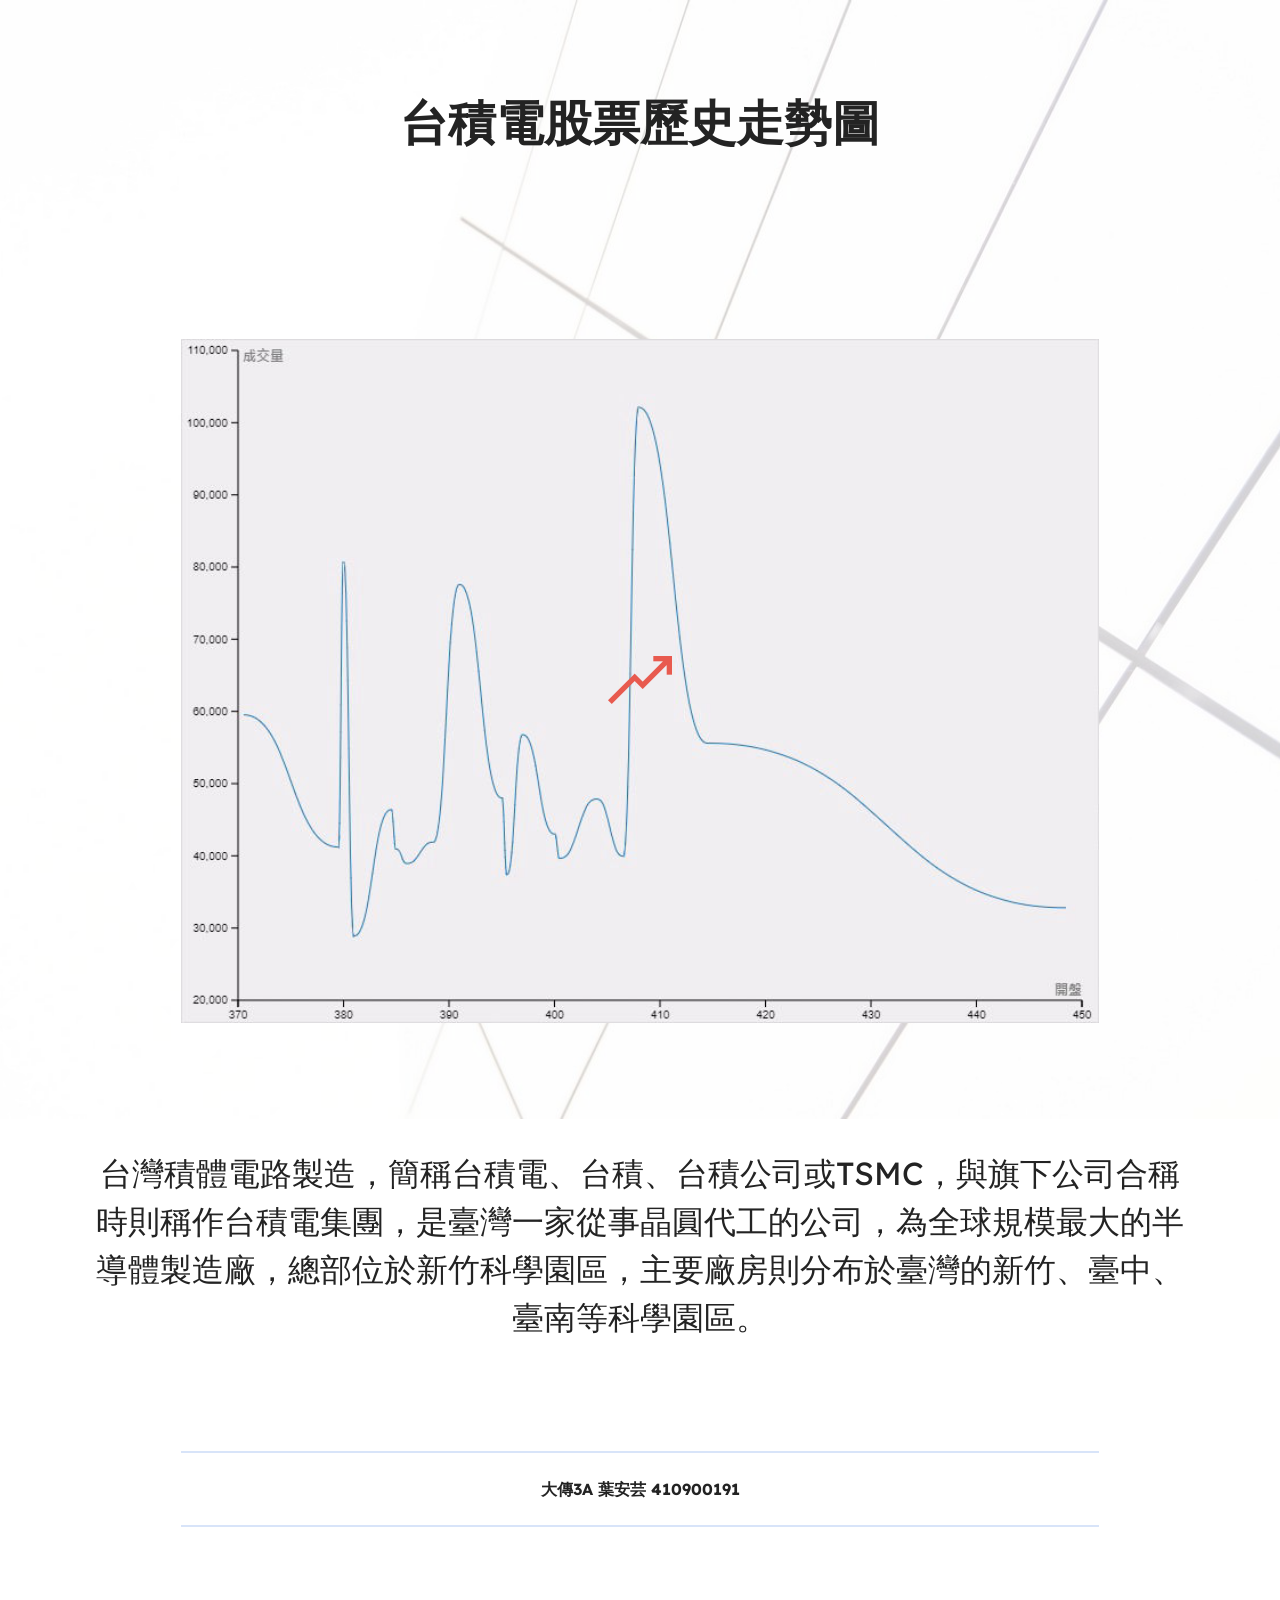
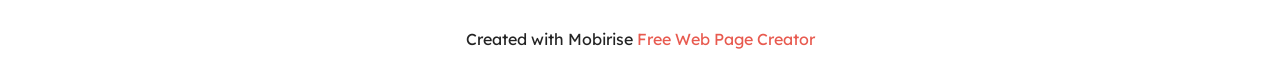
<file: index.html>
<!DOCTYPE html>
<html  >
<head>
  <!-- Site made with Mobirise Website Builder v5.6.13, https://mobirise.com -->
  <meta charset="UTF-8">
  <meta http-equiv="X-UA-Compatible" content="IE=edge">
  <meta name="generator" content="Mobirise v5.6.13, mobirise.com">
  <meta name="twitter:card" content="summary_large_image"/>
  <meta name="twitter:image:src" content="">
  <meta property="og:image" content="">
  <meta name="twitter:title" content="Page 1">
  <meta name="viewport" content="width=device-width, initial-scale=1, minimum-scale=1">
  <link rel="shortcut icon" href="assets/images/logo5.png" type="image/x-icon">
  <meta name="description" content="">
  
  
  <title>Page 1</title>
  <link rel="stylesheet" href="assets/web/assets/mobirise-icons2/mobirise2.css">
  <link rel="stylesheet" href="assets/bootstrap/css/bootstrap.min.css">
  <link rel="stylesheet" href="assets/bootstrap/css/bootstrap-grid.min.css">
  <link rel="stylesheet" href="assets/bootstrap/css/bootstrap-reboot.min.css">
  <link rel="stylesheet" href="assets/theme/css/style.css">
  <link rel="preload" href="https://fonts.googleapis.com/css?family=Lexend:100,200,300,400,500,600,700,800,900&display=swap" as="style" onload="this.onload=null;this.rel='stylesheet'">
  <noscript><link rel="stylesheet" href="https://fonts.googleapis.com/css?family=Lexend:100,200,300,400,500,600,700,800,900&display=swap"></noscript>
  <link rel="preload" as="style" href="assets/mobirise/css/mbr-additional.css"><link rel="stylesheet" href="assets/mobirise/css/mbr-additional.css" type="text/css">
  
  
  
  
</head>
<body>
  
  <section data-bs-version="5.1" class="video1 cid-sFHujWGouW" id="video1-d">
    
    <div class="mbr-overlay" style="opacity: 0.4; background-color: rgb(255, 255, 255);">
    </div>
    <div class="align-center container">
        <div class="mbr-section-head">
            <h4 class="mbr-section-title mbr-fonts-style mb-0 display-2"><strong>台積電股票歷史走勢圖</strong><br><strong><br></strong><br><br></h4>
            
        </div>
        <div class="row justify-content-center mt-4">
            <div class="col-12 col-lg-10">
                <div class="box">
                    <div class="mbr-media show-modal align-center" data-modal=".modalWindow">
                        <img src="assets/images/viz-805x600.jpg" alt="Mobirise Website Builder">
                        <div class="icon-wrap">
                            <a class="text-primary" href="#"><span class="mbr-iconfont mobi-mbri-growing-chart mobi-mbri"></span></a>
                        </div>
                    </div>
                </div>
            </div>
        </div>
    </div>
    <div>
        <div class="modalWindow" style="display: none;">
            <div class="modalWindow-container">
                <div class="modalWindow-video-container">
                    <div class="modalWindow-video">
                        <iframe width="100%" height="100%" frameborder="0" allowfullscreen="1" data-src="https://www.youtube.com/watch?v=VA8PzkQa8d8"></iframe>
                    </div>
                    <a class="close" role="button" data-dismiss="modal" data-bs-dismiss="modal">
                        <span aria-hidden="true" class="mbr-iconfont mobi-mbri-close mobi-mbri closeModal"></span>
                        <span class="sr-only visually-hidden">Close</span>
                    </a>
                </div>
            </div>
        </div>
    </div>
</section>

<section data-bs-version="5.1" class="footer7 cid-sFHu2wLoQp" once="footers" id="footer7-9">

    

    

    <div class="container">
        <div class="row align-center mbr-white">
            <div class="col-12">
                <p class="mbr-text mb-0 mbr-fonts-style display-5">台灣積體電路製造，簡稱台積電、台積、台積公司或TSMC，與旗下公司合稱時則稱作台積電集團，是臺灣一家從事晶圓代工的公司，為全球規模最大的半導體製造廠，總部位於新竹科學園區，主要廠房則分布於臺灣的新竹、臺中、臺南等科學園區。</p>
            </div>
        </div>
    </div>
</section>

<section data-bs-version="5.1" class="content6 cid-tmtV9eRvPZ" id="content6-2">
    
    <div class="container">
        <div class="row justify-content-center">
            <div class="col-md-12 col-lg-10">
                <hr class="line">
                <p class="mbr-text align-center mbr-fonts-style my-4 display-7"><strong>大傳3A 葉安芸 410900191</strong></p>
                <hr class="line">
            </div>
        </div>
    </div>
</section><section class="display-7" style="padding: 0;align-items: center;justify-content: center;flex-wrap: wrap;    align-content: center;display: flex;position: relative;height: 4rem;"><a href="https://mobiri.se/2888239" style="flex: 1 1;height: 4rem;position: absolute;width: 100%;z-index: 1;"><img alt="" style="height: 4rem;" src="[data-uri]"></a><p style="margin: 0;text-align: center;" class="display-7">Created with Mobirise &#8204;</p><a style="z-index:1" href="https://mobirise.com/web-page-maker.html">Free Web Page Creator</a></section><script src="assets/bootstrap/js/bootstrap.bundle.min.js"></script>  <script src="assets/smoothscroll/smooth-scroll.js"></script>  <script src="assets/ytplayer/index.js"></script>  <script src="assets/playervimeo/vimeo_player.js"></script>  <script src="assets/theme/js/script.js"></script>  
  
  
</body>
</html>
</file>
<file: assets/web/assets/mobirise-icons2/mobirise2.css>
@font-face {
  font-family: 'Moririse2';
  font-display: swap;
  src:  url('mobirise2.eot?f2bix4');
  src:  url('mobirise2.eot?f2bix4#iefix') format('embedded-opentype'),
    url('mobirise2.ttf?f2bix4') format('truetype'),
    url('mobirise2.woff?f2bix4') format('woff'),
    url('mobirise2.svg?f2bix4#mobirise2') format('svg');
  font-weight: normal;
  font-style: normal;
}

[class^="mobi-"], [class*=" mobi-"] {
  /* use !important to prevent issues with browser extensions that change fonts */
  font-family: 'Moririse2' !important;
  speak: none;
  font-style: normal;
  font-weight: normal;
  font-variant: normal;
  text-transform: none;
  line-height: 1;

  /* Better Font Rendering =========== */
  -webkit-font-smoothing: antialiased;
  -moz-osx-font-smoothing: grayscale;
}

.mobi-mbri-add-submenu:before {
  content: "\e900";
}
.mobi-mbri-alert:before {
  content: "\e901";
}
.mobi-mbri-align-center:before {
  content: "\e902";
}
.mobi-mbri-align-justify:before {
  content: "\e903";
}
.mobi-mbri-align-left:before {
  content: "\e904";
}
.mobi-mbri-align-right:before {
  content: "\e905";
}
.mobi-mbri-android:before {
  content: "\e906";
}
.mobi-mbri-apple:before {
  content: "\e907";
}
.mobi-mbri-arrow-down:before {
  content: "\e908";
}
.mobi-mbri-arrow-next:before {
  content: "\e909";
}
.mobi-mbri-arrow-prev:before {
  content: "\e90a";
}
.mobi-mbri-arrow-up:before {
  content: "\e90b";
}
.mobi-mbri-bold:before {
  content: "\e90c";
}
.mobi-mbri-bookmark:before {
  content: "\e90d";
}
.mobi-mbri-bootstrap:before {
  content: "\e90e";
}
.mobi-mbri-briefcase:before {
  content: "\e90f";
}
.mobi-mbri-browse:before {
  content: "\e910";
}
.mobi-mbri-bulleted-list:before {
  content: "\e911";
}
.mobi-mbri-calendar:before {
  content: "\e912";
}
.mobi-mbri-camera:before {
  content: "\e913";
}
.mobi-mbri-cart-add:before {
  content: "\e914";
}
.mobi-mbri-cart-full:before {
  content: "\e915";
}
.mobi-mbri-cash:before {
  content: "\e916";
}
.mobi-mbri-change-style:before {
  content: "\e917";
}
.mobi-mbri-chat:before {
  content: "\e918";
}
.mobi-mbri-clock:before {
  content: "\e919";
}
.mobi-mbri-close:before {
  content: "\e91a";
}
.mobi-mbri-cloud:before {
  content: "\e91b";
}
.mobi-mbri-code:before {
  content: "\e91c";
}
.mobi-mbri-contact-form:before {
  content: "\e91d";
}
.mobi-mbri-credit-card:before {
  content: "\e91e";
}
.mobi-mbri-cursor-click:before {
  content: "\e91f";
}
.mobi-mbri-cust-feedback:before {
  content: "\e920";
}
.mobi-mbri-database:before {
  content: "\e921";
}
.mobi-mbri-delivery:before {
  content: "\e922";
}
.mobi-mbri-desktop:before {
  content: "\e923";
}
.mobi-mbri-devices:before {
  content: "\e924";
}
.mobi-mbri-down:before {
  content: "\e925";
}
.mobi-mbri-download-2:before {
  content: "\e926";
}
.mobi-mbri-download:before {
  content: "\e927";
}
.mobi-mbri-drag-n-drop-2:before {
  content: "\e928";
}
.mobi-mbri-drag-n-drop:before {
  content: "\e929";
}
.mobi-mbri-edit-2:before {
  content: "\e92a";
}
.mobi-mbri-edit:before {
  content: "\e92b";
}
.mobi-mbri-error:before {
  content: "\e92c";
}
.mobi-mbri-extension:before {
  content: "\e92d";
}
.mobi-mbri-features:before {
  content: "\e92e";
}
.mobi-mbri-file:before {
  content: "\e92f";
}
.mobi-mbri-flag:before {
  content: "\e930";
}
.mobi-mbri-folder:before {
  content: "\e931";
}
.mobi-mbri-gift:before {
  content: "\e932";
}
.mobi-mbri-github:before {
  content: "\e933";
}
.mobi-mbri-globe-2:before {
  content: "\e934";
}
.mobi-mbri-globe:before {
  content: "\e935";
}
.mobi-mbri-growing-chart:before {
  content: "\e936";
}
.mobi-mbri-hearth:before {
  content: "\e937";
}
.mobi-mbri-help:before {
  content: "\e938";
}
.mobi-mbri-home:before {
  content: "\e939";
}
.mobi-mbri-hot-cup:before {
  content: "\e93a";
}
.mobi-mbri-idea:before {
  content: "\e93b";
}
.mobi-mbri-image-gallery:before {
  content: "\e93c";
}
.mobi-mbri-image-slider:before {
  content: "\e93d";
}
.mobi-mbri-info:before {
  content: "\e93e";
}
.mobi-mbri-italic:before {
  content: "\e93f";
}
.mobi-mbri-key:before {
  content: "\e940";
}
.mobi-mbri-laptop:before {
  content: "\e941";
}
.mobi-mbri-layers:before {
  content: "\e942";
}
.mobi-mbri-left-right:before {
  content: "\e943";
}
.mobi-mbri-left:before {
  content: "\e944";
}
.mobi-mbri-letter:before {
  content: "\e945";
}
.mobi-mbri-like:before {
  content: "\e946";
}
.mobi-mbri-link:before {
  content: "\e947";
}
.mobi-mbri-lock:before {
  content: "\e948";
}
.mobi-mbri-login:before {
  content: "\e949";
}
.mobi-mbri-logout:before {
  content: "\e94a";
}
.mobi-mbri-magic-stick:before {
  content: "\e94b";
}
.mobi-mbri-map-pin:before {
  content: "\e94c";
}
.mobi-mbri-menu:before {
  content: "\e94d";
}
.mobi-mbri-mobile-2:before {
  content: "\e94e";
}
.mobi-mbri-mobile-horizontal:before {
  content: "\e94f";
}
.mobi-mbri-mobile:before {
  content: "\e950";
}
.mobi-mbri-mobirise:before {
  content: "\e951";
}
.mobi-mbri-more-horizontal:before {
  content: "\e952";
}
.mobi-mbri-more-vertical:before {
  content: "\e953";
}
.mobi-mbri-music:before {
  content: "\e954";
}
.mobi-mbri-new-file:before {
  content: "\e955";
}
.mobi-mbri-numbered-list:before {
  content: "\e956";
}
.mobi-mbri-opened-folder:before {
  content: "\e957";
}
.mobi-mbri-pages:before {
  content: "\e958";
}
.mobi-mbri-paper-plane:before {
  content: "\e959";
}
.mobi-mbri-paperclip:before {
  content: "\e95a";
}
.mobi-mbri-phone:before {
  content: "\e95b";
}
.mobi-mbri-photo:before {
  content: "\e95c";
}
.mobi-mbri-photos:before {
  content: "\e95d";
}
.mobi-mbri-pin:before {
  content: "\e95e";
}
.mobi-mbri-play:before {
  content: "\e95f";
}
.mobi-mbri-plus:before {
  content: "\e960";
}
.mobi-mbri-preview:before {
  content: "\e961";
}
.mobi-mbri-print:before {
  content: "\e962";
}
.mobi-mbri-protect:before {
  content: "\e963";
}
.mobi-mbri-question:before {
  content: "\e964";
}
.mobi-mbri-quote-left:before {
  content: "\e965";
}
.mobi-mbri-quote-right:before {
  content: "\e966";
}
.mobi-mbri-redo:before {
  content: "\e967";
}
.mobi-mbri-refresh:before {
  content: "\e968";
}
.mobi-mbri-responsive-2:before {
  content: "\e969";
}
.mobi-mbri-responsive:before {
  content: "\e96a";
}
.mobi-mbri-right:before {
  content: "\e96b";
}
.mobi-mbri-rocket:before {
  content: "\e96c";
}
.mobi-mbri-sad-face:before {
  content: "\e96d";
}
.mobi-mbri-sale:before {
  content: "\e96e";
}
.mobi-mbri-save:before {
  content: "\e96f";
}
.mobi-mbri-search:before {
  content: "\e970";
}
.mobi-mbri-setting-2:before {
  content: "\e971";
}
.mobi-mbri-setting-3:before {
  content: "\e972";
}
.mobi-mbri-setting:before {
  content: "\e973";
}
.mobi-mbri-share:before {
  content: "\e974";
}
.mobi-mbri-shopping-bag:before {
  content: "\e975";
}
.mobi-mbri-shopping-basket:before {
  content: "\e976";
}
.mobi-mbri-shopping-cart:before {
  content: "\e977";
}
.mobi-mbri-sites:before {
  content: "\e978";
}
.mobi-mbri-smile-face:before {
  content: "\e979";
}
.mobi-mbri-speed:before {
  content: "\e97a";
}
.mobi-mbri-star:before {
  content: "\e97b";
}
.mobi-mbri-success:before {
  content: "\e97c";
}
.mobi-mbri-sun:before {
  content: "\e97d";
}
.mobi-mbri-sun2:before {
  content: "\e97e";
}
.mobi-mbri-tablet-vertical:before {
  content: "\e97f";
}
.mobi-mbri-tablet:before {
  content: "\e980";
}
.mobi-mbri-target:before {
  content: "\e981";
}
.mobi-mbri-timer:before {
  content: "\e982";
}
.mobi-mbri-to-ftp:before {
  content: "\e983";
}
.mobi-mbri-to-local-drive:before {
  content: "\e984";
}
.mobi-mbri-touch-swipe:before {
  content: "\e985";
}
.mobi-mbri-touch:before {
  content: "\e986";
}
.mobi-mbri-trash:before {
  content: "\e987";
}
.mobi-mbri-underline:before {
  content: "\e988";
}
.mobi-mbri-undo:before {
  content: "\e989";
}
.mobi-mbri-unlink:before {
  content: "\e98a";
}
.mobi-mbri-unlock:before {
  content: "\e98b";
}
.mobi-mbri-up-down:before {
  content: "\e98c";
}
.mobi-mbri-up:before {
  content: "\e98d";
}
.mobi-mbri-update:before {
  content: "\e98e";
}
.mobi-mbri-upload-2:before {
  content: "\e98f";
}
.mobi-mbri-upload:before {
  content: "\e990";
}
.mobi-mbri-user-2:before {
  content: "\e991";
}
.mobi-mbri-user:before {
  content: "\e992";
}
.mobi-mbri-users:before {
  content: "\e993";
}
.mobi-mbri-video-play:before {
  content: "\e994";
}
.mobi-mbri-video:before {
  content: "\e995";
}
.mobi-mbri-watch:before {
  content: "\e996";
}
.mobi-mbri-website-theme-2:before {
  content: "\e997";
}
.mobi-mbri-website-theme:before {
  content: "\e998";
}
.mobi-mbri-wifi:before {
  content: "\e999";
}
.mobi-mbri-windows:before {
  content: "\e99a";
}
.mobi-mbri-zoom-in:before {
  content: "\e99b";
}
.mobi-mbri-zoom-out:before {
  content: "\e99c";
}
</file>
<file: assets/theme/css/style.css>
@charset "UTF-8";
section {
  background-color: #ffffff;
}

body {
  font-style: normal;
  line-height: 1.5;
  font-weight: 400;
  color: #232323;
  position: relative;
}

button {
  background-color: transparent;
  border-color: transparent;
}

section,
.container,
.container-fluid {
  position: relative;
  word-wrap: break-word;
}

a.mbr-iconfont:hover {
  text-decoration: none;
}

.article .lead p,
.article .lead ul,
.article .lead ol,
.article .lead pre,
.article .lead blockquote {
  margin-bottom: 0;
}

a {
  font-style: normal;
  font-weight: 400;
  cursor: pointer;
}
a, a:hover {
  text-decoration: none;
}

.mbr-section-title {
  font-style: normal;
  line-height: 1.3;
}

.mbr-section-subtitle {
  line-height: 1.3;
}

.mbr-text {
  font-style: normal;
  line-height: 1.7;
}

h1,
h2,
h3,
h4,
h5,
h6,
.display-1,
.display-2,
.display-4,
.display-5,
.display-7,
span,
p,
a {
  line-height: 1;
  word-break: break-word;
  word-wrap: break-word;
  font-weight: 400;
}

b,
strong {
  font-weight: bold;
}

input:-webkit-autofill, input:-webkit-autofill:hover, input:-webkit-autofill:focus, input:-webkit-autofill:active {
  transition-delay: 9999s;
  -webkit-transition-property: background-color, color;
  transition-property: background-color, color;
}

textarea[type=hidden] {
  display: none;
}

section {
  background-position: 50% 50%;
  background-repeat: no-repeat;
  background-size: cover;
}
section .mbr-background-video,
section .mbr-background-video-preview {
  position: absolute;
  bottom: 0;
  left: 0;
  right: 0;
  top: 0;
}

.hidden {
  visibility: hidden;
}

.mbr-z-index20 {
  z-index: 20;
}

/*! Base colors */
.mbr-white {
  color: #ffffff;
}

.mbr-black {
  color: #111111;
}

.mbr-bg-white {
  background-color: #ffffff;
}

.mbr-bg-black {
  background-color: #000000;
}

/*! Text-aligns */
.align-left {
  text-align: left;
}

.align-center {
  text-align: center;
}

.align-right {
  text-align: right;
}

/*! Font-weight  */
.mbr-light {
  font-weight: 300;
}

.mbr-regular {
  font-weight: 400;
}

.mbr-semibold {
  font-weight: 500;
}

.mbr-bold {
  font-weight: 700;
}

/*! Media  */
.media-content {
  flex-basis: 100%;
}

.media-container-row {
  display: flex;
  flex-direction: row;
  flex-wrap: wrap;
  justify-content: center;
  align-content: center;
  align-items: start;
}
.media-container-row .media-size-item {
  width: 400px;
}

.media-container-column {
  display: flex;
  flex-direction: column;
  flex-wrap: wrap;
  justify-content: center;
  align-content: center;
  align-items: stretch;
}
.media-container-column > * {
  width: 100%;
}

@media (min-width: 992px) {
  .media-container-row {
    flex-wrap: nowrap;
  }
}
figure {
  margin-bottom: 0;
  overflow: hidden;
}

figure[mbr-media-size] {
  transition: width 0.1s;
}

img,
iframe {
  display: block;
  width: 100%;
}

.card {
  background-color: transparent;
  border: none;
}

.card-box {
  width: 100%;
}

.card-img {
  text-align: center;
  flex-shrink: 0;
  -webkit-flex-shrink: 0;
}

.media {
  max-width: 100%;
  margin: 0 auto;
}

.mbr-figure {
  align-self: center;
}

.media-container > div {
  max-width: 100%;
}

.mbr-figure img,
.card-img img {
  width: 100%;
}

@media (max-width: 991px) {
  .media-size-item {
    width: auto !important;
  }

  .media {
    width: auto;
  }

  .mbr-figure {
    width: 100% !important;
  }
}
/*! Buttons */
.mbr-section-btn {
  margin-left: -0.6rem;
  margin-right: -0.6rem;
  font-size: 0;
}

.btn {
  font-weight: 600;
  border-width: 1px;
  font-style: normal;
  margin: 0.6rem 0.6rem;
  white-space: normal;
  transition: all 0.2s ease-in-out;
  display: inline-flex;
  align-items: center;
  justify-content: center;
  word-break: break-word;
}

.btn-sm {
  font-weight: 600;
  letter-spacing: 0px;
  transition: all 0.3s ease-in-out;
}

.btn-md {
  font-weight: 600;
  letter-spacing: 0px;
  transition: all 0.3s ease-in-out;
}

.btn-lg {
  font-weight: 600;
  letter-spacing: 0px;
  transition: all 0.3s ease-in-out;
}

.btn-form {
  margin: 0;
}
.btn-form:hover {
  cursor: pointer;
}

nav .mbr-section-btn {
  margin-left: 0rem;
  margin-right: 0rem;
}

/*! Btn icon margin */
.btn .mbr-iconfont,
.btn.btn-sm .mbr-iconfont {
  order: 1;
  cursor: pointer;
  margin-left: 0.5rem;
  vertical-align: sub;
}

.btn.btn-md .mbr-iconfont,
.btn.btn-md .mbr-iconfont {
  margin-left: 0.8rem;
}

.mbr-regular {
  font-weight: 400;
}

.mbr-semibold {
  font-weight: 500;
}

.mbr-bold {
  font-weight: 700;
}

[type=submit] {
  -webkit-appearance: none;
}

/*! Full-screen */
.mbr-fullscreen .mbr-overlay {
  min-height: 100vh;
}

.mbr-fullscreen {
  display: flex;
  display: -moz-flex;
  display: -ms-flex;
  display: -o-flex;
  align-items: center;
  min-height: 100vh;
  padding-top: 3rem;
  padding-bottom: 3rem;
}

/*! Map */
.map {
  height: 25rem;
  position: relative;
}
.map iframe {
  width: 100%;
  height: 100%;
}

/*! Scroll to top arrow */
.mbr-arrow-up {
  bottom: 25px;
  right: 90px;
  position: fixed;
  text-align: right;
  z-index: 5000;
  color: #ffffff;
  font-size: 22px;
}

.mbr-arrow-up a {
  background: rgba(0, 0, 0, 0.2);
  border-radius: 50%;
  color: #fff;
  display: inline-block;
  height: 60px;
  width: 60px;
  border: 2px solid #fff;
  outline-style: none !important;
  position: relative;
  text-decoration: none;
  transition: all 0.3s ease-in-out;
  cursor: pointer;
  text-align: center;
}
.mbr-arrow-up a:hover {
  background-color: rgba(0, 0, 0, 0.4);
}
.mbr-arrow-up a i {
  line-height: 60px;
}

.mbr-arrow-up-icon {
  display: block;
  color: #fff;
}

.mbr-arrow-up-icon::before {
  content: "›";
  display: inline-block;
  font-family: serif;
  font-size: 22px;
  line-height: 1;
  font-style: normal;
  position: relative;
  top: 6px;
  left: -4px;
  transform: rotate(-90deg);
}

/*! Arrow Down */
.mbr-arrow {
  position: absolute;
  bottom: 45px;
  left: 50%;
  width: 60px;
  height: 60px;
  cursor: pointer;
  background-color: rgba(80, 80, 80, 0.5);
  border-radius: 50%;
  transform: translateX(-50%);
}
@media (max-width: 767px) {
  .mbr-arrow {
    display: none;
  }
}
.mbr-arrow > a {
  display: inline-block;
  text-decoration: none;
  outline-style: none;
  -webkit-animation: arrowdown 1.7s ease-in-out infinite;
          animation: arrowdown 1.7s ease-in-out infinite;
  color: #ffffff;
}
.mbr-arrow > a > i {
  position: absolute;
  top: -2px;
  left: 15px;
  font-size: 2rem;
}

#scrollToTop a i::before {
  content: "";
  position: absolute;
  display: block;
  border-bottom: 2.5px solid #fff;
  border-left: 2.5px solid #fff;
  width: 27.8%;
  height: 27.8%;
  left: 50%;
  top: 51%;
  transform: translateY(-30%) translateX(-50%) rotate(135deg);
}

@keyframes arrowdown {
  0% {
    transform: translateY(0px);
  }
  50% {
    transform: translateY(-5px);
  }
  100% {
    transform: translateY(0px);
  }
}
@-webkit-keyframes arrowdown {
  0% {
    transform: translateY(0px);
  }
  50% {
    transform: translateY(-5px);
  }
  100% {
    transform: translateY(0px);
  }
}
@media (max-width: 500px) {
  .mbr-arrow-up {
    left: 0;
    right: 0;
    text-align: center;
  }
}
/*Gradients animation*/
@keyframes gradient-animation {
  from {
    background-position: 0% 100%;
    -webkit-animation-timing-function: ease-in-out;
            animation-timing-function: ease-in-out;
  }
  to {
    background-position: 100% 0%;
    -webkit-animation-timing-function: ease-in-out;
            animation-timing-function: ease-in-out;
  }
}
@-webkit-keyframes gradient-animation {
  from {
    background-position: 0% 100%;
    -webkit-animation-timing-function: ease-in-out;
            animation-timing-function: ease-in-out;
  }
  to {
    background-position: 100% 0%;
    -webkit-animation-timing-function: ease-in-out;
            animation-timing-function: ease-in-out;
  }
}
.bg-gradient {
  background-size: 200% 200%;
  animation: gradient-animation 5s infinite alternate;
  -webkit-animation: gradient-animation 5s infinite alternate;
}

.menu .navbar-brand {
  display: -webkit-flex;
}
.menu .navbar-brand span {
  display: flex;
  display: -webkit-flex;
}
.menu .navbar-brand .navbar-caption-wrap {
  display: -webkit-flex;
}
.menu .navbar-brand .navbar-logo img {
  display: -webkit-flex;
  width: auto;
}
@media (min-width: 768px) and (max-width: 991px) {
  .menu .navbar-toggleable-sm .navbar-nav {
    display: -ms-flexbox;
  }
}
@media (max-width: 991px) {
  .menu .navbar-collapse {
    max-height: 93.5vh;
  }
  .menu .navbar-collapse.show {
    overflow: auto;
  }
}
@media (min-width: 992px) {
  .menu .navbar-nav.nav-dropdown {
    display: -webkit-flex;
  }
  .menu .navbar-toggleable-sm .navbar-collapse {
    display: -webkit-flex !important;
  }
  .menu .collapsed .navbar-collapse {
    max-height: 93.5vh;
  }
  .menu .collapsed .navbar-collapse.show {
    overflow: auto;
  }
}
@media (max-width: 767px) {
  .menu .navbar-collapse {
    max-height: 80vh;
  }
}

.nav-link .mbr-iconfont {
  margin-right: 0.5rem;
}

.navbar {
  display: -webkit-flex;
  -webkit-flex-wrap: wrap;
  -webkit-align-items: center;
  -webkit-justify-content: space-between;
}

.navbar-collapse {
  -webkit-flex-basis: 100%;
  -webkit-flex-grow: 1;
  -webkit-align-items: center;
}

.nav-dropdown .link {
  padding: 0.667em 1.667em !important;
  margin: 0 !important;
}

.nav {
  display: -webkit-flex;
  -webkit-flex-wrap: wrap;
}

.row {
  display: -webkit-flex;
  -webkit-flex-wrap: wrap;
}

.justify-content-center {
  -webkit-justify-content: center;
}

.form-inline {
  display: -webkit-flex;
}

.card-wrapper {
  -webkit-flex: 1;
}

.carousel-control {
  z-index: 10;
  display: -webkit-flex;
}

.carousel-controls {
  display: -webkit-flex;
}

.media {
  display: -webkit-flex;
}

.form-group:focus {
  outline: none;
}

.jq-selectbox__select {
  padding: 7px 0;
  position: relative;
}

.jq-selectbox__dropdown {
  overflow: hidden;
  border-radius: 10px;
  position: absolute;
  top: 100%;
  left: 0 !important;
  width: 100% !important;
}

.jq-selectbox__trigger-arrow {
  right: 0;
  transform: translateY(-50%);
}

.jq-selectbox li {
  padding: 1.07em 0.5em;
}

input[type=range] {
  padding-left: 0 !important;
  padding-right: 0 !important;
}

.modal-dialog,
.modal-content {
  height: 100%;
}

.modal-dialog .carousel-inner {
  height: calc(100vh - 1.75rem);
}
@media (max-width: 575px) {
  .modal-dialog .carousel-inner {
    height: calc(100vh - 1rem);
  }
}

.carousel-item {
  text-align: center;
}

.carousel-item img {
  margin: auto;
}

.navbar-toggler {
  align-self: flex-start;
  padding: 0.25rem 0.75rem;
  font-size: 1.25rem;
  line-height: 1;
  background: transparent;
  border: 1px solid transparent;
  border-radius: 0.25rem;
}

.navbar-toggler:focus,
.navbar-toggler:hover {
  text-decoration: none;
  box-shadow: none;
}

.navbar-toggler-icon {
  display: inline-block;
  width: 1.5em;
  height: 1.5em;
  vertical-align: middle;
  content: "";
  background: no-repeat center center;
  background-size: 100% 100%;
}

.navbar-toggler-left {
  position: absolute;
  left: 1rem;
}

.navbar-toggler-right {
  position: absolute;
  right: 1rem;
}

.card-img {
  width: auto;
}

.menu .navbar.collapsed:not(.beta-menu) {
  flex-direction: column;
}

.carousel-item.active,
.carousel-item-next,
.carousel-item-prev {
  display: flex;
}

.note-air-layout .dropup .dropdown-menu,
.note-air-layout .navbar-fixed-bottom .dropdown .dropdown-menu {
  bottom: initial !important;
}

html,
body {
  height: auto;
  min-height: 100vh;
}

.dropup .dropdown-toggle::after {
  display: none;
}

.form-asterisk {
  font-family: initial;
  position: absolute;
  top: -2px;
  font-weight: normal;
}

.form-control-label {
  position: relative;
  cursor: pointer;
  margin-bottom: 0.357em;
  padding: 0;
}

.alert {
  color: #ffffff;
  border-radius: 0;
  border: 0;
  font-size: 1.1rem;
  line-height: 1.5;
  margin-bottom: 1.875rem;
  padding: 1.25rem;
  position: relative;
  text-align: center;
}
.alert.alert-form::after {
  background-color: inherit;
  bottom: -7px;
  content: "";
  display: block;
  height: 14px;
  left: 50%;
  margin-left: -7px;
  position: absolute;
  transform: rotate(45deg);
  width: 14px;
}

.form-control {
  background-color: #ffffff;
  background-clip: border-box;
  color: #232323;
  line-height: 1rem !important;
  height: auto;
  padding: 0.6rem 1.2rem;
  transition: border-color 0.25s ease 0s;
  border: 1px solid transparent !important;
  border-radius: 4px;
  box-shadow: rgba(0, 0, 0, 0.07) 0px 1px 1px 0px, rgba(0, 0, 0, 0.07) 0px 1px 3px 0px, rgba(0, 0, 0, 0.03) 0px 0px 0px 1px;
}
.form-active .form-control:invalid {
  border-color: red;
}

form .row {
  margin-left: -0.6rem;
  margin-right: -0.6rem;
}
form .row [class*=col] {
  padding-left: 0.6rem;
  padding-right: 0.6rem;
}

form .mbr-section-btn {
  margin: 0;
  padding-left: 0.6rem;
  padding-right: 0.6rem;
}

form .btn {
  display: flex;
  padding: 0.6rem 1.2rem;
  margin: 0;
}

form .form-check-input {
  margin-top: 0.5;
}

textarea.form-control {
  line-height: 1.5rem !important;
}

.form-group {
  margin-bottom: 1.2rem;
}

.form-control,
form .btn {
  min-height: 48px;
}

.gdpr-block label span.textGDPR input[name=gdpr] {
  top: 7px;
}

.form-control:focus {
  box-shadow: none;
}

:focus {
  outline: none;
}

.mbr-overlay {
  background-color: #000;
  bottom: 0;
  left: 0;
  opacity: 0.5;
  position: absolute;
  right: 0;
  top: 0;
  z-index: 0;
  pointer-events: none;
}

blockquote {
  font-style: italic;
  padding: 3rem;
  font-size: 1.09rem;
  position: relative;
  border-left: 3px solid;
}

ul,
ol,
pre,
blockquote {
  margin-bottom: 2.3125rem;
}

.mt-4 {
  margin-top: 2rem !important;
}

.mb-4 {
  margin-bottom: 2rem !important;
}

@media (min-width: 992px) {
  .container {
    padding-left: 16px;
    padding-right: 16px;
  }

  .row {
    margin-left: -16px;
    margin-right: -16px;
  }
  .row > [class*=col] {
    padding-left: 16px;
    padding-right: 16px;
  }
}
@media (min-width: 768px) {
  .container-fluid {
    padding-left: 32px;
    padding-right: 32px;
  }
}
@media (min-width: 768px) and (max-width: 991px) {
  .mbr-container {
    padding-left: 32px;
    padding-right: 32px;
  }
}
@media (max-width: 767px) {
  .mbr-container {
    padding-left: 16px;
    padding-right: 16px;
  }
}
.card-wrapper,
.item-wrapper {
  overflow: hidden;
}

.app-video-wrapper > img {
  opacity: 1;
}

.item {
  position: relative;
}

.dropdown-menu .dropdown-menu {
  left: 100%;
}

.dropdown-item + .dropdown-menu {
  display: none;
}

.dropdown-item:hover + .dropdown-menu,
.dropdown-menu:hover {
  display: block;
}

@media (min-aspect-ratio: 16/9) {
  .mbr-video-foreground {
    height: 300% !important;
    top: -100% !important;
  }
}
@media (max-aspect-ratio: 16/9) {
  .mbr-video-foreground {
    width: 300% !important;
    left: -100% !important;
  }
}.engine {
	position: absolute;
	text-indent: -2400px;
	text-align: center;
	padding: 0;
	top: 0;
	left: -2400px;
}
</file>
<file: assets/mobirise/css/mbr-additional.css>
body {
  font-family: Jost;
}
.display-1 {
  font-family: 'Lexend', sans-serif;
  font-size: 4.6rem;
  line-height: 1.1;
}
.display-1 > .mbr-iconfont {
  font-size: 5.75rem;
}
.display-2 {
  font-family: 'Lexend', sans-serif;
  font-size: 3rem;
  line-height: 1.1;
}
.display-2 > .mbr-iconfont {
  font-size: 3.75rem;
}
.display-4 {
  font-family: 'Lexend', sans-serif;
  font-size: 1.1rem;
  line-height: 1.5;
}
.display-4 > .mbr-iconfont {
  font-size: 1.375rem;
}
.display-5 {
  font-family: 'Lexend', sans-serif;
  font-size: 2rem;
  line-height: 1.5;
}
.display-5 > .mbr-iconfont {
  font-size: 2.5rem;
}
.display-7 {
  font-family: 'Lexend', sans-serif;
  font-size: 1rem;
  line-height: 1.5;
}
.display-7 > .mbr-iconfont {
  font-size: 1.25rem;
}
/* ---- Fluid typography for mobile devices ---- */
/* 1.4 - font scale ratio ( bootstrap == 1.42857 ) */
/* 100vw - current viewport width */
/* (48 - 20)  48 == 48rem == 768px, 20 == 20rem == 320px(minimal supported viewport) */
/* 0.65 - min scale variable, may vary */
@media (max-width: 992px) {
  .display-1 {
    font-size: 3.68rem;
  }
}
@media (max-width: 768px) {
  .display-1 {
    font-size: 3.22rem;
    font-size: calc( 2.26rem + (4.6 - 2.26) * ((100vw - 20rem) / (48 - 20)));
    line-height: calc( 1.1 * (2.26rem + (4.6 - 2.26) * ((100vw - 20rem) / (48 - 20))));
  }
  .display-2 {
    font-size: 2.4rem;
    font-size: calc( 1.7rem + (3 - 1.7) * ((100vw - 20rem) / (48 - 20)));
    line-height: calc( 1.3 * (1.7rem + (3 - 1.7) * ((100vw - 20rem) / (48 - 20))));
  }
  .display-4 {
    font-size: 0.88rem;
    font-size: calc( 1.0350000000000001rem + (1.1 - 1.0350000000000001) * ((100vw - 20rem) / (48 - 20)));
    line-height: calc( 1.4 * (1.0350000000000001rem + (1.1 - 1.0350000000000001) * ((100vw - 20rem) / (48 - 20))));
  }
  .display-5 {
    font-size: 1.6rem;
    font-size: calc( 1.35rem + (2 - 1.35) * ((100vw - 20rem) / (48 - 20)));
    line-height: calc( 1.4 * (1.35rem + (2 - 1.35) * ((100vw - 20rem) / (48 - 20))));
  }
  .display-7 {
    font-size: 0.8rem;
    font-size: calc( 1rem + (1 - 1) * ((100vw - 20rem) / (48 - 20)));
    line-height: calc( 1.4 * (1rem + (1 - 1) * ((100vw - 20rem) / (48 - 20))));
  }
}
/* Buttons */
.btn {
  padding: 0.6rem 1.2rem;
  border-radius: 4px;
}
.btn-sm {
  padding: 0.6rem 1.2rem;
  border-radius: 4px;
}
.btn-md {
  padding: 0.6rem 1.2rem;
  border-radius: 4px;
}
.btn-lg {
  padding: 1rem 2.6rem;
  border-radius: 4px;
}
.bg-primary {
  background-color: #e85a4f !important;
}
.bg-success {
  background-color: #40b0bf !important;
}
.bg-info {
  background-color: #47b5ed !important;
}
.bg-warning {
  background-color: #ffe161 !important;
}
.bg-danger {
  background-color: #ff9966 !important;
}
.btn-primary,
.btn-primary:active {
  background-color: #e85a4f !important;
  border-color: #e85a4f !important;
  color: #ffffff !important;
  box-shadow: 0 2px 2px 0 rgba(0, 0, 0, 0.2);
}
.btn-primary:hover,
.btn-primary:focus,
.btn-primary.focus,
.btn-primary.active {
  color: #ffffff !important;
  background-color: #c6261a !important;
  border-color: #c6261a !important;
  box-shadow: 0 2px 5px 0 rgba(0, 0, 0, 0.2);
}
.btn-primary.disabled,
.btn-primary:disabled {
  color: #ffffff !important;
  background-color: #c6261a !important;
  border-color: #c6261a !important;
}
.btn-secondary,
.btn-secondary:active {
  background-color: #d8c3a5 !important;
  border-color: #d8c3a5 !important;
  color: #ffffff !important;
  box-shadow: 0 2px 2px 0 rgba(0, 0, 0, 0.2);
}
.btn-secondary:hover,
.btn-secondary:focus,
.btn-secondary.focus,
.btn-secondary.active {
  color: #ffffff !important;
  background-color: #be9b69 !important;
  border-color: #be9b69 !important;
  box-shadow: 0 2px 5px 0 rgba(0, 0, 0, 0.2);
}
.btn-secondary.disabled,
.btn-secondary:disabled {
  color: #ffffff !important;
  background-color: #be9b69 !important;
  border-color: #be9b69 !important;
}
.btn-info,
.btn-info:active {
  background-color: #47b5ed !important;
  border-color: #47b5ed !important;
  color: #ffffff !important;
  box-shadow: 0 2px 2px 0 rgba(0, 0, 0, 0.2);
}
.btn-info:hover,
.btn-info:focus,
.btn-info.focus,
.btn-info.active {
  color: #ffffff !important;
  background-color: #148cca !important;
  border-color: #148cca !important;
  box-shadow: 0 2px 5px 0 rgba(0, 0, 0, 0.2);
}
.btn-info.disabled,
.btn-info:disabled {
  color: #ffffff !important;
  background-color: #148cca !important;
  border-color: #148cca !important;
}
.btn-success,
.btn-success:active {
  background-color: #40b0bf !important;
  border-color: #40b0bf !important;
  color: #ffffff !important;
  box-shadow: 0 2px 2px 0 rgba(0, 0, 0, 0.2);
}
.btn-success:hover,
.btn-success:focus,
.btn-success.focus,
.btn-success.active {
  color: #ffffff !important;
  background-color: #2a747e !important;
  border-color: #2a747e !important;
  box-shadow: 0 2px 5px 0 rgba(0, 0, 0, 0.2);
}
.btn-success.disabled,
.btn-success:disabled {
  color: #ffffff !important;
  background-color: #2a747e !important;
  border-color: #2a747e !important;
}
.btn-warning,
.btn-warning:active {
  background-color: #ffe161 !important;
  border-color: #ffe161 !important;
  color: #614f00 !important;
  box-shadow: 0 2px 2px 0 rgba(0, 0, 0, 0.2);
}
.btn-warning:hover,
.btn-warning:focus,
.btn-warning.focus,
.btn-warning.active {
  color: #0a0800 !important;
  background-color: #ffd10a !important;
  border-color: #ffd10a !important;
  box-shadow: 0 2px 5px 0 rgba(0, 0, 0, 0.2);
}
.btn-warning.disabled,
.btn-warning:disabled {
  color: #614f00 !important;
  background-color: #ffd10a !important;
  border-color: #ffd10a !important;
}
.btn-danger,
.btn-danger:active {
  background-color: #ff9966 !important;
  border-color: #ff9966 !important;
  color: #ffffff !important;
  box-shadow: 0 2px 2px 0 rgba(0, 0, 0, 0.2);
}
.btn-danger:hover,
.btn-danger:focus,
.btn-danger.focus,
.btn-danger.active {
  color: #ffffff !important;
  background-color: #ff5f0f !important;
  border-color: #ff5f0f !important;
  box-shadow: 0 2px 5px 0 rgba(0, 0, 0, 0.2);
}
.btn-danger.disabled,
.btn-danger:disabled {
  color: #ffffff !important;
  background-color: #ff5f0f !important;
  border-color: #ff5f0f !important;
}
.btn-white,
.btn-white:active {
  background-color: #fafafa !important;
  border-color: #fafafa !important;
  color: #7a7a7a !important;
  box-shadow: 0 2px 2px 0 rgba(0, 0, 0, 0.2);
}
.btn-white:hover,
.btn-white:focus,
.btn-white.focus,
.btn-white.active {
  color: #4f4f4f !important;
  background-color: #cfcfcf !important;
  border-color: #cfcfcf !important;
  box-shadow: 0 2px 5px 0 rgba(0, 0, 0, 0.2);
}
.btn-white.disabled,
.btn-white:disabled {
  color: #7a7a7a !important;
  background-color: #cfcfcf !important;
  border-color: #cfcfcf !important;
}
.btn-black,
.btn-black:active {
  background-color: #232323 !important;
  border-color: #232323 !important;
  color: #ffffff !important;
  box-shadow: 0 2px 2px 0 rgba(0, 0, 0, 0.2);
}
.btn-black:hover,
.btn-black:focus,
.btn-black.focus,
.btn-black.active {
  color: #ffffff !important;
  background-color: #000000 !important;
  border-color: #000000 !important;
  box-shadow: 0 2px 5px 0 rgba(0, 0, 0, 0.2);
}
.btn-black.disabled,
.btn-black:disabled {
  color: #ffffff !important;
  background-color: #000000 !important;
  border-color: #000000 !important;
}
.btn-primary-outline,
.btn-primary-outline:active {
  background-color: transparent !important;
  border-color: transparent;
  color: #e85a4f;
}
.btn-primary-outline:hover,
.btn-primary-outline:focus,
.btn-primary-outline.focus,
.btn-primary-outline.active {
  color: #c6261a !important;
  background-color: transparent!important;
  border-color: transparent!important;
  box-shadow: none!important;
}
.btn-primary-outline.disabled,
.btn-primary-outline:disabled {
  color: #ffffff !important;
  background-color: #e85a4f !important;
  border-color: #e85a4f !important;
}
.btn-secondary-outline,
.btn-secondary-outline:active {
  background-color: transparent !important;
  border-color: transparent;
  color: #d8c3a5;
}
.btn-secondary-outline:hover,
.btn-secondary-outline:focus,
.btn-secondary-outline.focus,
.btn-secondary-outline.active {
  color: #be9b69 !important;
  background-color: transparent!important;
  border-color: transparent!important;
  box-shadow: none!important;
}
.btn-secondary-outline.disabled,
.btn-secondary-outline:disabled {
  color: #ffffff !important;
  background-color: #d8c3a5 !important;
  border-color: #d8c3a5 !important;
}
.btn-info-outline,
.btn-info-outline:active {
  background-color: transparent !important;
  border-color: transparent;
  color: #47b5ed;
}
.btn-info-outline:hover,
.btn-info-outline:focus,
.btn-info-outline.focus,
.btn-info-outline.active {
  color: #148cca !important;
  background-color: transparent!important;
  border-color: transparent!important;
  box-shadow: none!important;
}
.btn-info-outline.disabled,
.btn-info-outline:disabled {
  color: #ffffff !important;
  background-color: #47b5ed !important;
  border-color: #47b5ed !important;
}
.btn-success-outline,
.btn-success-outline:active {
  background-color: transparent !important;
  border-color: transparent;
  color: #40b0bf;
}
.btn-success-outline:hover,
.btn-success-outline:focus,
.btn-success-outline.focus,
.btn-success-outline.active {
  color: #2a747e !important;
  background-color: transparent!important;
  border-color: transparent!important;
  box-shadow: none!important;
}
.btn-success-outline.disabled,
.btn-success-outline:disabled {
  color: #ffffff !important;
  background-color: #40b0bf !important;
  border-color: #40b0bf !important;
}
.btn-warning-outline,
.btn-warning-outline:active {
  background-color: transparent !important;
  border-color: transparent;
  color: #ffe161;
}
.btn-warning-outline:hover,
.btn-warning-outline:focus,
.btn-warning-outline.focus,
.btn-warning-outline.active {
  color: #ffd10a !important;
  background-color: transparent!important;
  border-color: transparent!important;
  box-shadow: none!important;
}
.btn-warning-outline.disabled,
.btn-warning-outline:disabled {
  color: #614f00 !important;
  background-color: #ffe161 !important;
  border-color: #ffe161 !important;
}
.btn-danger-outline,
.btn-danger-outline:active {
  background-color: transparent !important;
  border-color: transparent;
  color: #ff9966;
}
.btn-danger-outline:hover,
.btn-danger-outline:focus,
.btn-danger-outline.focus,
.btn-danger-outline.active {
  color: #ff5f0f !important;
  background-color: transparent!important;
  border-color: transparent!important;
  box-shadow: none!important;
}
.btn-danger-outline.disabled,
.btn-danger-outline:disabled {
  color: #ffffff !important;
  background-color: #ff9966 !important;
  border-color: #ff9966 !important;
}
.btn-black-outline,
.btn-black-outline:active {
  background-color: transparent !important;
  border-color: transparent;
  color: #232323;
}
.btn-black-outline:hover,
.btn-black-outline:focus,
.btn-black-outline.focus,
.btn-black-outline.active {
  color: #000000 !important;
  background-color: transparent!important;
  border-color: transparent!important;
  box-shadow: none!important;
}
.btn-black-outline.disabled,
.btn-black-outline:disabled {
  color: #ffffff !important;
  background-color: #232323 !important;
  border-color: #232323 !important;
}
.btn-white-outline,
.btn-white-outline:active {
  background-color: transparent !important;
  border-color: transparent;
  color: #fafafa;
}
.btn-white-outline:hover,
.btn-white-outline:focus,
.btn-white-outline.focus,
.btn-white-outline.active {
  color: #cfcfcf !important;
  background-color: transparent!important;
  border-color: transparent!important;
  box-shadow: none!important;
}
.btn-white-outline.disabled,
.btn-white-outline:disabled {
  color: #7a7a7a !important;
  background-color: #fafafa !important;
  border-color: #fafafa !important;
}
.text-primary {
  color: #e85a4f !important;
}
.text-secondary {
  color: #d8c3a5 !important;
}
.text-success {
  color: #40b0bf !important;
}
.text-info {
  color: #47b5ed !important;
}
.text-warning {
  color: #ffe161 !important;
}
.text-danger {
  color: #ff9966 !important;
}
.text-white {
  color: #fafafa !important;
}
.text-black {
  color: #232323 !important;
}
a.text-primary:hover,
a.text-primary:focus,
a.text-primary.active {
  color: #b92418 !important;
}
a.text-secondary:hover,
a.text-secondary:focus,
a.text-secondary.active {
  color: #b9945e !important;
}
a.text-success:hover,
a.text-success:focus,
a.text-success.active {
  color: #266a73 !important;
}
a.text-info:hover,
a.text-info:focus,
a.text-info.active {
  color: #1283bc !important;
}
a.text-warning:hover,
a.text-warning:focus,
a.text-warning.active {
  color: #facb00 !important;
}
a.text-danger:hover,
a.text-danger:focus,
a.text-danger.active {
  color: #ff5500 !important;
}
a.text-white:hover,
a.text-white:focus,
a.text-white.active {
  color: #c7c7c7 !important;
}
a.text-black:hover,
a.text-black:focus,
a.text-black.active {
  color: #000000 !important;
}
a[class*="text-"]:not(.nav-link):not(.dropdown-item):not([role]):not(.navbar-caption) {
  position: relative;
  background-image: transparent;
  background-size: 10000px 2px;
  background-repeat: no-repeat;
  background-position: 0px 1.2em;
  background-position: -10000px 1.2em;
}
a[class*="text-"]:not(.nav-link):not(.dropdown-item):not([role]):not(.navbar-caption):hover {
  transition: background-position 2s ease-in-out;
  background-image: linear-gradient(currentColor 50%, currentColor 50%);
  background-position: 0px 1.2em;
}
.nav-tabs .nav-link.active {
  color: #e85a4f;
}
.nav-tabs .nav-link:not(.active) {
  color: #232323;
}
.alert-success {
  background-color: #70c770;
}
.alert-info {
  background-color: #47b5ed;
}
.alert-warning {
  background-color: #ffe161;
}
.alert-danger {
  background-color: #ff9966;
}
.mbr-gallery-filter li.active .btn {
  background-color: #e85a4f;
  border-color: #e85a4f;
  color: #ffffff;
}
.mbr-gallery-filter li.active .btn:focus {
  box-shadow: none;
}
a,
a:hover {
  color: #e85a4f;
}
.mbr-plan-header.bg-primary .mbr-plan-subtitle,
.mbr-plan-header.bg-primary .mbr-plan-price-desc {
  color: #ffffff;
}
.mbr-plan-header.bg-success .mbr-plan-subtitle,
.mbr-plan-header.bg-success .mbr-plan-price-desc {
  color: #a0d8df;
}
.mbr-plan-header.bg-info .mbr-plan-subtitle,
.mbr-plan-header.bg-info .mbr-plan-price-desc {
  color: #ffffff;
}
.mbr-plan-header.bg-warning .mbr-plan-subtitle,
.mbr-plan-header.bg-warning .mbr-plan-price-desc {
  color: #ffffff;
}
.mbr-plan-header.bg-danger .mbr-plan-subtitle,
.mbr-plan-header.bg-danger .mbr-plan-price-desc {
  color: #ffffff;
}
/* Scroll to top button*/
.scrollToTop_wraper {
  display: none;
}
.form-control {
  font-family: 'Lexend', sans-serif;
  font-size: 1.1rem;
  line-height: 1.5;
  font-weight: 400;
}
.form-control > .mbr-iconfont {
  font-size: 1.375rem;
}
.form-control:hover,
.form-control:focus {
  box-shadow: rgba(0, 0, 0, 0.07) 0px 1px 1px 0px, rgba(0, 0, 0, 0.07) 0px 1px 3px 0px, rgba(0, 0, 0, 0.03) 0px 0px 0px 1px;
  border-color: #e85a4f !important;
}
.form-control:-webkit-input-placeholder {
  font-family: 'Lexend', sans-serif;
  font-size: 1.1rem;
  line-height: 1.5;
  font-weight: 400;
}
.form-control:-webkit-input-placeholder > .mbr-iconfont {
  font-size: 1.375rem;
}
blockquote {
  border-color: #e85a4f;
}
/* Forms */
.jq-selectbox li:hover,
.jq-selectbox li.selected {
  background-color: #e85a4f;
  color: #ffffff;
}
.jq-number__spin {
  transition: 0.25s ease;
}
.jq-number__spin:hover {
  border-color: #e85a4f;
}
.jq-selectbox .jq-selectbox__trigger-arrow,
.jq-number__spin.minus:after,
.jq-number__spin.plus:after {
  transition: 0.4s;
  border-top-color: #353535;
  border-bottom-color: #353535;
}
.jq-selectbox:hover .jq-selectbox__trigger-arrow,
.jq-number__spin.minus:hover:after,
.jq-number__spin.plus:hover:after {
  border-top-color: #e85a4f;
  border-bottom-color: #e85a4f;
}
.xdsoft_datetimepicker .xdsoft_calendar td.xdsoft_default,
.xdsoft_datetimepicker .xdsoft_calendar td.xdsoft_current,
.xdsoft_datetimepicker .xdsoft_timepicker .xdsoft_time_box > div > div.xdsoft_current {
  color: #ffffff !important;
  background-color: #e85a4f !important;
  box-shadow: none !important;
}
.xdsoft_datetimepicker .xdsoft_calendar td:hover,
.xdsoft_datetimepicker .xdsoft_timepicker .xdsoft_time_box > div > div:hover {
  color: #000000 !important;
  background: #d8c3a5 !important;
  box-shadow: none !important;
}
.lazy-bg {
  background-image: none !important;
}
.lazy-placeholder:not(section),
.lazy-none {
  display: block;
  position: relative;
  padding-bottom: 56.25%;
  width: 100%;
  height: auto;
}
iframe.lazy-placeholder,
.lazy-placeholder:after {
  content: '';
  position: absolute;
  width: 200px;
  height: 200px;
  background: transparent no-repeat center;
  background-size: contain;
  top: 50%;
  left: 50%;
  transform: translateX(-50%) translateY(-50%);
  background-image: url("data:image/svg+xml;charset=UTF-8,%3csvg width='32' height='32' viewBox='0 0 64 64' xmlns='http://www.w3.org/2000/svg' stroke='%23e85a4f' %3e%3cg fill='none' fill-rule='evenodd'%3e%3cg transform='translate(16 16)' stroke-width='2'%3e%3ccircle stroke-opacity='.5' cx='16' cy='16' r='16'/%3e%3cpath d='M32 16c0-9.94-8.06-16-16-16'%3e%3canimateTransform attributeName='transform' type='rotate' from='0 16 16' to='360 16 16' dur='1s' repeatCount='indefinite'/%3e%3c/path%3e%3c/g%3e%3c/g%3e%3c/svg%3e");
}
section.lazy-placeholder:after {
  opacity: 0.5;
}
body {
  overflow-x: hidden;
}
a {
  transition: color 0.6s;
}
.cid-sFF0SGinka {
  padding-top: 5rem;
  padding-bottom: 5rem;
  background-color: #eae7dc;
}
.cid-sFF0SGinka .row {
  align-items: center;
}
@media (max-width: 991px) {
  .cid-sFF0SGinka .image-wrapper {
    padding: 1rem;
  }
}
@media (min-width: 992px) {
  .cid-sFF0SGinka .text-wrapper {
    padding: 0 2rem;
  }
}
.cid-sFF0SGinka .mbr-section-title {
  color: #e85a4f;
}
.cid-sFF0SGinka .mbr-text,
.cid-sFF0SGinka .mbr-section-btn {
  color: #8e8d8a;
}
.cid-sFF3kfZheU {
  padding-top: 8rem;
  padding-bottom: 8rem;
  background-color: #eae7dc;
}
.cid-sFF3kfZheU .item {
  padding-bottom: 2rem;
}
.cid-sFF3kfZheU .item-wrapper {
  position: relative;
}
.cid-sFF3kfZheU .item-wrapper .icon-wrapper {
  pointer-events: none;
  position: absolute;
  width: 60px;
  height: 60px;
  font-size: 22px;
  left: 50%;
  top: 50%;
  display: flex;
  align-items: center;
  justify-content: center;
  border: 2px solid #ffffff;
  border-radius: 50%;
  opacity: 0;
  color: #ffffff;
  transform: translateX(-50%) translateY(-50%);
  background-color: #1b1b1b;
  transition: 0.2s;
}
.cid-sFF3kfZheU .item-wrapper:hover .icon-wrapper {
  opacity: 0.7;
}
.cid-sFF3kfZheU .carousel-control,
.cid-sFF3kfZheU .close {
  background: #1b1b1b;
}
.cid-sFF3kfZheU .carousel-control-prev {
  margin-left: 2.5rem;
}
.cid-sFF3kfZheU .carousel-control-prev span {
  margin-right: 5px;
}
.cid-sFF3kfZheU .carousel-control-next {
  margin-right: 2.5rem;
}
.cid-sFF3kfZheU .carousel-control-next span {
  margin-left: 5px;
}
.cid-sFF3kfZheU .close {
  position: fixed;
  opacity: 0.5;
  font-size: 22px;
  font-weight: 300;
  width: 60px;
  height: 60px;
  border-radius: 50%;
  color: #fff;
  top: 2.5rem;
  right: 2.5rem;
  border: 2px solid #fff;
  text-shadow: none;
  z-index: 5;
  transition: opacity 0.3s ease;
  font-family: 'Moririse2';
  align-items: center;
  justify-content: center;
  display: flex;
}
.cid-sFF3kfZheU .close::before {
  content: '\e91a';
}
.cid-sFF3kfZheU .close:hover {
  opacity: 1;
  background: #000;
  color: #fff;
}
.cid-sFF3kfZheU .carousel-control {
  display: flex;
  top: 50%;
  width: 60px;
  height: 60px;
  margin-top: -1.5rem;
  font-size: 22px;
  background-color: rgba(0, 0, 0, 0.5);
  border: 2px solid #fff;
  border-radius: 50%;
  transition: all 0.3s;
}
.cid-sFF3kfZheU .carousel-control.carousel-control-prev {
  left: 0;
  margin-left: 2.5rem;
}
.cid-sFF3kfZheU .carousel-control.carousel-control-next {
  right: 0;
  margin-right: 2.5rem;
}
@media (max-width: 767px) {
  .cid-sFF3kfZheU .carousel-control {
    top: auto;
    bottom: 1rem;
  }
}
.cid-sFF3kfZheU .carousel-indicators {
  position: absolute;
  bottom: 0;
  margin-bottom: 3px;
}
.cid-sFF3kfZheU .carousel-indicators li {
  max-width: 15px;
  height: 15px;
  width: 15px;
  max-height: 15px;
  margin: 3px;
  background-color: rgba(0, 0, 0, 0.5);
  border: 2px solid #fff;
  border-radius: 50%;
  opacity: 0.5;
  transition: all 0.3s;
}
.cid-sFF3kfZheU .carousel-indicators li.active,
.cid-sFF3kfZheU .carousel-indicators li:hover {
  opacity: 0.9;
}
.cid-sFF3kfZheU .carousel-indicators li::after,
.cid-sFF3kfZheU .carousel-indicators li::before {
  content: none;
}
.cid-sFF3kfZheU .carousel-indicators.ie-fix {
  left: 50%;
  display: block;
  width: 60%;
  margin-left: -30%;
  text-align: center;
}
@media (max-width: 768px) {
  .cid-sFF3kfZheU .carousel-indicators {
    display: none !important;
  }
}
@media (max-width: 991px) {
  .cid-sFF3kfZheU .carousel-indicators {
    margin-bottom: 3.625rem !important;
    padding-left: 2.5rem;
    padding-right: 2.5rem;
  }
}
@media (max-width: 767px) {
  .cid-sFF3kfZheU .carousel-indicators {
    display: none;
  }
}
.cid-sFF3kfZheU .carousel-inner {
  display: flex;
  align-items: center;
}
.cid-sFF3kfZheU .carousel-inner > .active {
  display: block;
}
.cid-sFF3kfZheU .carousel-control.left {
  left: 0;
  margin-left: 2.5rem;
}
.cid-sFF3kfZheU .carousel-control.right {
  right: 0;
  margin-right: 2.5rem;
}
.cid-sFF3kfZheU .carousel-control:hover {
  background: #1b1b1b;
  color: #fff;
  opacity: 1;
}
@media (max-width: 768px) {
  .cid-sFF3kfZheU .carousel-control,
  .cid-sFF3kfZheU .carousel-indicators,
  .cid-sFF3kfZheU .modal .close {
    position: fixed;
  }
}
@media (max-width: 767px) {
  .cid-sFF3kfZheU .mbr-slider .carousel-control {
    top: auto;
    bottom: 20px;
  }
  .cid-sFF3kfZheU .mbr-slider > .container .carousel-control {
    margin-bottom: 0;
  }
}
.cid-sFF3kfZheU .carousel-indicators .active,
.cid-sFF3kfZheU .carousel-indicators li {
  width: 7px;
  height: 7px;
  margin: 3px;
  background: #000000;
  opacity: 0.5;
  border: 4px solid #000000;
}
.cid-sFF3kfZheU .carousel-indicators .active {
  background: #fff;
}
.cid-sFF3kfZheU .carousel-indicators li {
  max-width: 15px;
  max-height: 15px;
  border-radius: 50%;
}
.cid-sFF3kfZheU .modal {
  padding-left: 0 !important;
  position: fixed;
  overflow: hidden;
  padding-right: 0 !important;
}
.cid-sFF3kfZheU .modal-dialog {
  margin: 0 auto;
  max-width: 100%;
  padding-left: 1rem;
  padding-right: 1rem;
}
.cid-sFF3kfZheU .modal-content {
  border-radius: 0;
  border: none;
  background: transparent;
}
.cid-sFF3kfZheU .modal-body {
  padding: 0;
  display: flex;
  align-items: center;
}
.cid-sFF3kfZheU .modal-body img {
  width: 100%;
  object-fit: contain;
  max-height: calc(100vh - 1.75rem);
}
.cid-sFF3kfZheU .carousel {
  width: 100%;
}
.cid-sFF3kfZheU .modal-backdrop.in {
  opacity: 0.8;
}
.cid-sFF3kfZheU .modal.fade .modal-dialog {
  transition: margin-top 0.3s ease-out;
}
.cid-sFF3kfZheU .modal.fade .modal-dialog,
.cid-sFF3kfZheU .modal.in .modal-dialog {
  transform: none;
}
.cid-sFF3kfZheU .mbr-gallery .item-wrapper {
  cursor: pointer;
}
.cid-sFF3kfZheU H6 {
  text-align: center;
}
.cid-sFF3kfZheU H4 {
  color: #8e8d8a;
}
.cid-sFF3kfZheU H3 {
  color: #e85a4f;
}
.cid-sFF75ZhH2d {
  padding-top: 6rem;
  padding-bottom: 6rem;
  background-color: #ffffff;
}
@media (max-width: 991px) {
  .cid-sFF75ZhH2d .image-wrapper {
    margin-bottom: 1rem;
  }
}
.cid-sFF75ZhH2d img {
  width: 100%;
}
@media (min-width: 992px) {
  .cid-sFF75ZhH2d .text-wrapper {
    padding: 2rem;
  }
}
.cid-sFF75ZhH2d .mbr-section-title {
  color: #e43f3f;
}
.cid-sFF75ZhH2d .mbr-text {
  color: #8e8d8a;
}
.cid-sFF3B84VW8 {
  padding-top: 5rem;
  padding-bottom: 5rem;
  background-color: #ffffff;
}
.cid-sFF3B84VW8 .image-wrapper {
  display: flex;
  align-items: center;
}
.cid-sFF3B84VW8 .card-wrapper {
  margin-bottom: 2rem;
  display: flex;
  border-radius: 4px;
  background: #eae7dc;
}
@media (max-width: 991px) {
  .cid-sFF3B84VW8 .card-wrapper {
    padding: 1rem 2rem;
  }
}
@media (min-width: 992px) {
  .cid-sFF3B84VW8 .card-wrapper {
    padding: 2rem 4rem;
  }
}
.cid-sFF3B84VW8 .mbr-iconfont {
  font-size: 2rem;
  padding-right: 1.5rem;
  color: #e85a4f;
}
.cid-sFF3B84VW8 .mbr-section-title {
  color: #e43f3f;
}
.cid-sFF3B84VW8 P {
  color: #e43f3f;
  text-align: left;
}
.cid-sFF3CYc3p7 {
  padding-top: 30px;
  padding-bottom: 30px;
  background-color: #232323;
  overflow: hidden;
}
.cid-sFHujWGouW {
  padding-top: 6rem;
  padding-bottom: 6rem;
  background-image: url("../../../assets/images/background1.jpg");
}
.cid-sFHujWGouW .mbr-media {
  position: relative;
}
.cid-sFHujWGouW .mbr-media img {
  width: 100%;
  object-fit: cover;
}
.cid-sFHujWGouW .icon-wrap {
  left: 50%;
  top: 50%;
  transform: translate(-50%, -50%);
  position: absolute;
}
.cid-sFHujWGouW .mbr-media span {
  font-size: 4rem;
  transition: all 0.2s;
}
.cid-sFHujWGouW .modalWindow {
  position: fixed;
  z-index: 5000;
  left: 0;
  top: 0;
  background-color: rgba(61, 61, 61, 0.65);
  width: 100%;
  height: 100%;
}
.cid-sFHujWGouW .modalWindow .modalWindow-container {
  display: table-cell;
  vertical-align: middle;
}
.cid-sFHujWGouW .modalWindow .modalWindow-video {
  height: calc(44.9943757vw);
  width: 80vw;
  margin: 0 auto;
}
.cid-sFHujWGouW .close {
  position: fixed;
  opacity: 0.5;
  font-size: 22px;
  font-weight: 300;
  width: 60px;
  height: 60px;
  border-radius: 50%;
  color: #fff;
  top: 2.5rem;
  right: 2.5rem;
  border: 2px solid #fff;
  text-shadow: none;
  z-index: 5;
  transition: opacity 0.3s ease;
  align-items: center;
  justify-content: center;
  display: flex;
}
.cid-sFHujWGouW .close:hover {
  opacity: 1;
  background: #000;
  color: #fff;
}
.cid-sFHu2wLoQp {
  padding-top: 30px;
  padding-bottom: 30px;
  background-color: #ffffff;
  overflow: hidden;
}
.cid-sFHu2wLoQp .row .mbr-text {
  color: #232323;
}
.cid-tmtV9eRvPZ {
  padding-top: 5rem;
  padding-bottom: 5rem;
  background-color: #ffffff;
}
.cid-tmtV9eRvPZ .line {
  background-color: #6592e6;
  align: center;
  height: 2px;
  margin: 0 auto;
}
</file>
